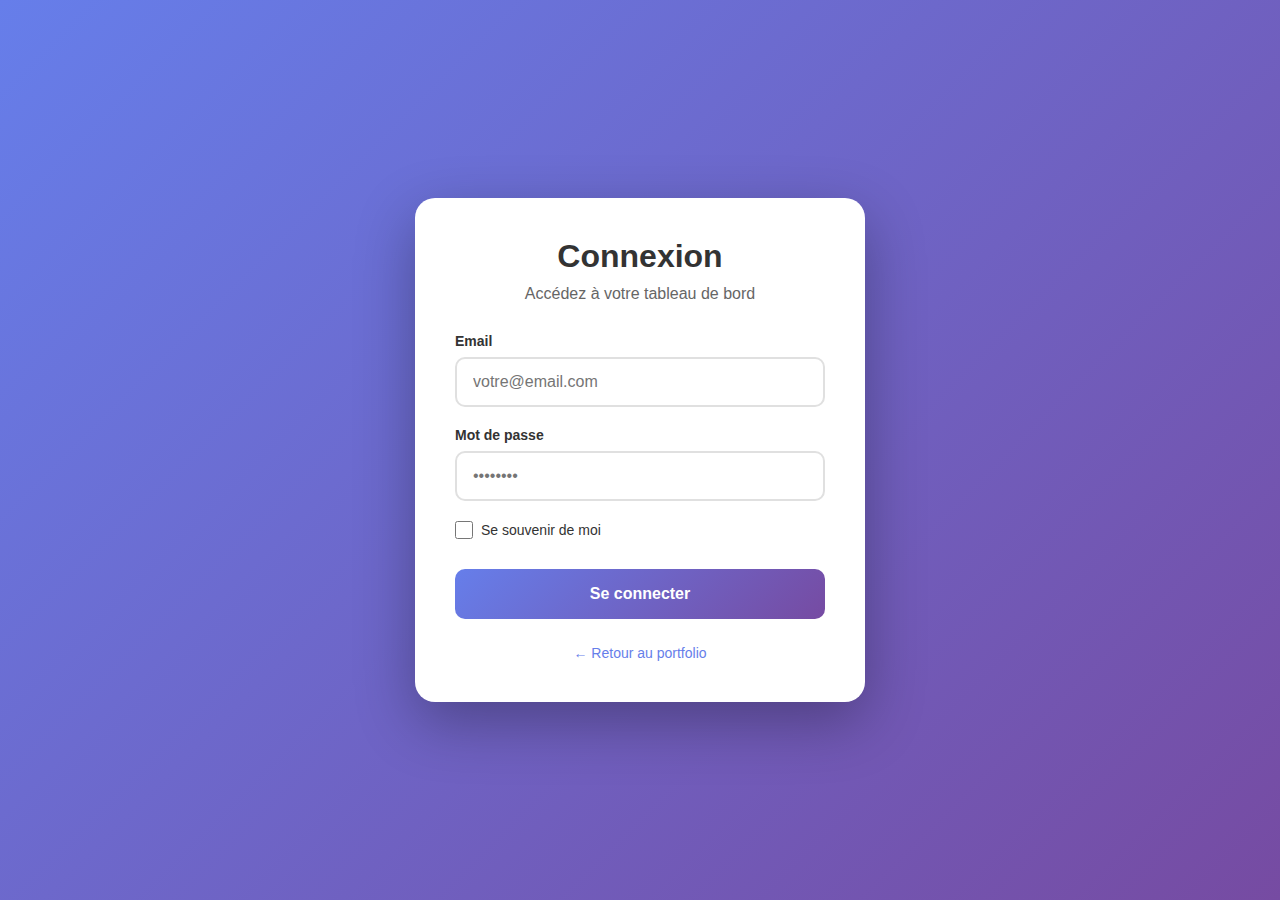
<file: x9v2lq_p8z3t_admin_core_hidden_panel/auth/login.html>
<!DOCTYPE html>
<html lang="fr">
<head>
    <meta charset="UTF-8">
    <meta name="viewport" content="width=device-width, initial-scale=1.0">
    <title>Connexion - Portfolio Admin</title>
    <link rel="stylesheet" href="../../css/login.css">
</head>
<body>
    <div class="container">
        <div class="login-box">
            <div class="login-header">
                <h1>Connexion</h1>
                <p>Accédez à votre tableau de bord</p>
            </div>

            <form id="loginForm" class="login-form">
                <div class="form-group">
                    <label for="email">Email</label>
                    <input 
                        type="email" 
                        id="email" 
                        name="email" 
                        placeholder="votre@email.com"
                        required
                    >
                    <span class="error-message" id="emailError"></span>
                </div>

                <div class="form-group">
                    <label for="password">Mot de passe</label>
                    <input 
                        type="password" 
                        id="password" 
                        name="password" 
                        placeholder="••••••••"
                        required
                    >
                    <span class="error-message" id="passwordError"></span>
                </div>

                <div class="form-group remember-me">
                    <label>
                        <input type="checkbox" id="rememberMe">
                        <span>Se souvenir de moi</span>
                    </label>
                </div>

                <div class="alert" id="alertMessage"></div>

                <button type="submit" class="btn-login" id="loginBtn">
                    <span class="btn-text">Se connecter</span>
                    <span class="btn-loader" style="display: none;">
                        <span class="loader"></span>
                    </span>
                </button>
            </form>

            <div class="login-footer">
                <a href="/" class="back-link">← Retour au portfolio</a>
            </div>
        </div>
    </div>

    <script src="../../script/login.js"></script>
</body>
</html>
</file>
<file: css/login.css>
* {
    margin: 0;
    padding: 0;
    box-sizing: border-box;
}

body {
    font-family: 'Segoe UI', Tahoma, Geneva, Verdana, sans-serif;
    background: linear-gradient(135deg, #667eea 0%, #764ba2 100%);
    min-height: 100vh;
    display: flex;
    align-items: center;
    justify-content: center;
    padding: 20px;
}

.container {
    width: 100%;
    max-width: 450px;
}

.login-box {
    background: white;
    border-radius: 20px;
    padding: 40px;
    box-shadow: 0 20px 60px rgba(0, 0, 0, 0.3);
    animation: slideIn 0.4s ease-out;
}

@keyframes slideIn {
    from {
        opacity: 0;
        transform: translateY(-20px);
    }
    to {
        opacity: 1;
        transform: translateY(0);
    }
}

.login-header {
    text-align: center;
    margin-bottom: 30px;
}

.login-header h1 {
    font-size: 32px;
    color: #333;
    margin-bottom: 10px;
}

.login-header p {
    color: #666;
    font-size: 16px;
}

.login-form {
    display: flex;
    flex-direction: column;
    gap: 20px;
}

.form-group {
    display: flex;
    flex-direction: column;
    gap: 8px;
}

.form-group label {
    font-weight: 600;
    color: #333;
    font-size: 14px;
}

.form-group input[type="email"],
.form-group input[type="password"] {
    padding: 14px 16px;
    border: 2px solid #e0e0e0;
    border-radius: 10px;
    font-size: 16px;
    transition: all 0.3s ease;
    outline: none;
}

.form-group input[type="email"]:focus,
.form-group input[type="password"]:focus {
    border-color: #667eea;
    box-shadow: 0 0 0 3px rgba(102, 126, 234, 0.1);
}

.form-group input[type="email"].error,
.form-group input[type="password"].error {
    border-color: #ef4444;
}

.error-message {
    color: #ef4444;
    font-size: 13px;
    display: none;
}

.error-message.show {
    display: block;
}

.remember-me {
    flex-direction: row;
    align-items: center;
    gap: 8px;
}

.remember-me label {
    display: flex;
    align-items: center;
    gap: 8px;
    cursor: pointer;
    font-weight: 400;
}

.remember-me input[type="checkbox"] {
    width: 18px;
    height: 18px;
    cursor: pointer;
    accent-color: #667eea;
}

.alert {
    padding: 12px 16px;
    border-radius: 8px;
    font-size: 14px;
    display: none;
    animation: fadeIn 0.3s ease;
}

.alert.show {
    display: block;
}

.alert.error {
    background-color: #fee2e2;
    color: #dc2626;
    border: 1px solid #fecaca;
}

.alert.success {
    background-color: #d1fae5;
    color: #059669;
    border: 1px solid #a7f3d0;
}

@keyframes fadeIn {
    from {
        opacity: 0;
    }
    to {
        opacity: 1;
    }
}

.btn-login {
    padding: 16px;
    background: linear-gradient(135deg, #667eea 0%, #764ba2 100%);
    color: white;
    border: none;
    border-radius: 10px;
    font-size: 16px;
    font-weight: 600;
    cursor: pointer;
    transition: all 0.3s ease;
    margin-top: 10px;
    position: relative;
}

.btn-login:hover {
    transform: translateY(-2px);
    box-shadow: 0 10px 25px rgba(102, 126, 234, 0.4);
}

.btn-login:active {
    transform: translateY(0);
}

.btn-login:disabled {
    opacity: 0.6;
    cursor: not-allowed;
    transform: none;
}

.btn-loader {
    display: inline-block;
}

.loader {
    width: 20px;
    height: 20px;
    border: 3px solid rgba(255, 255, 255, 0.3);
    border-top-color: white;
    border-radius: 50%;
    display: inline-block;
    animation: spin 0.8s linear infinite;
}

@keyframes spin {
    to {
        transform: rotate(360deg);
    }
}

.login-footer {
    margin-top: 25px;
    text-align: center;
}

.back-link {
    color: #667eea;
    text-decoration: none;
    font-size: 14px;
    font-weight: 500;
    transition: color 0.3s ease;
}

.back-link:hover {
    color: #764ba2;
}

@media (max-width: 480px) {
    .login-box {
        padding: 30px 25px;
    }

    .login-header h1 {
        font-size: 26px;
    }

    .login-header p {
        font-size: 14px;
    }
}
</file>
